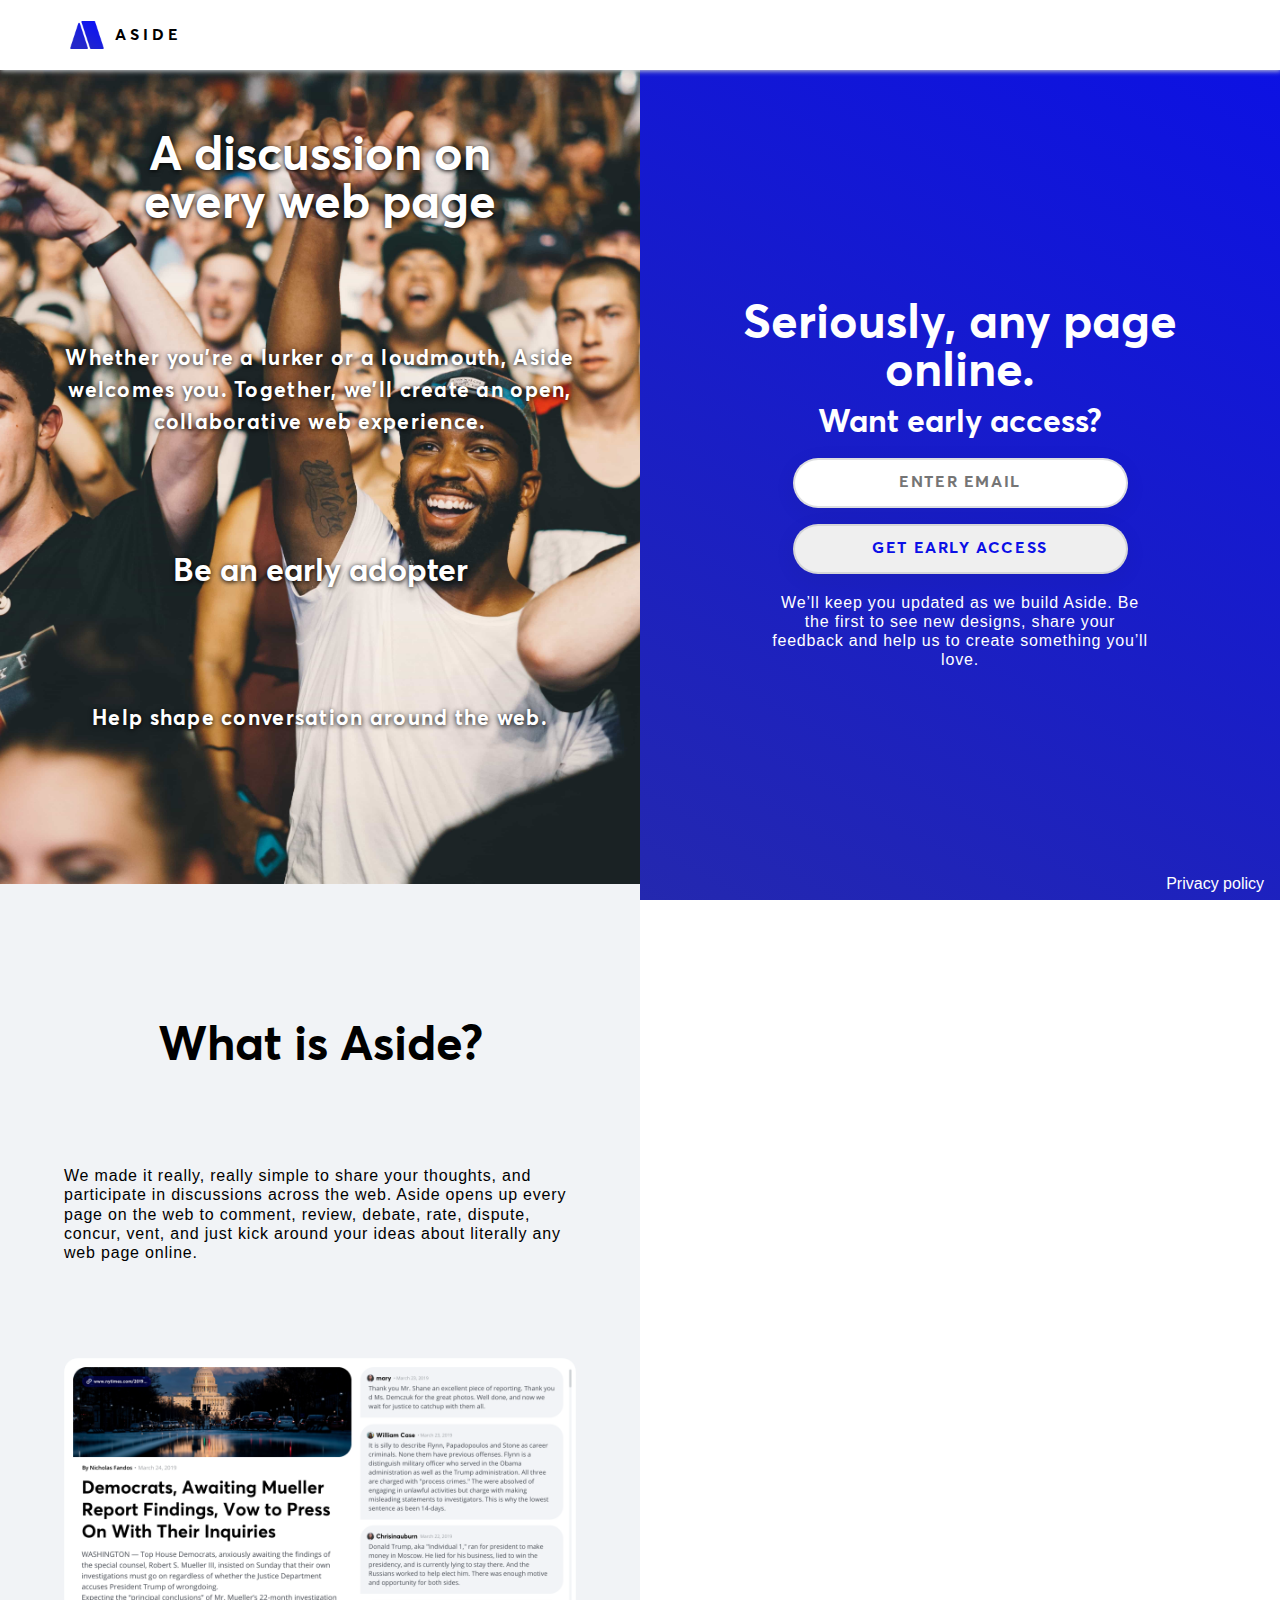
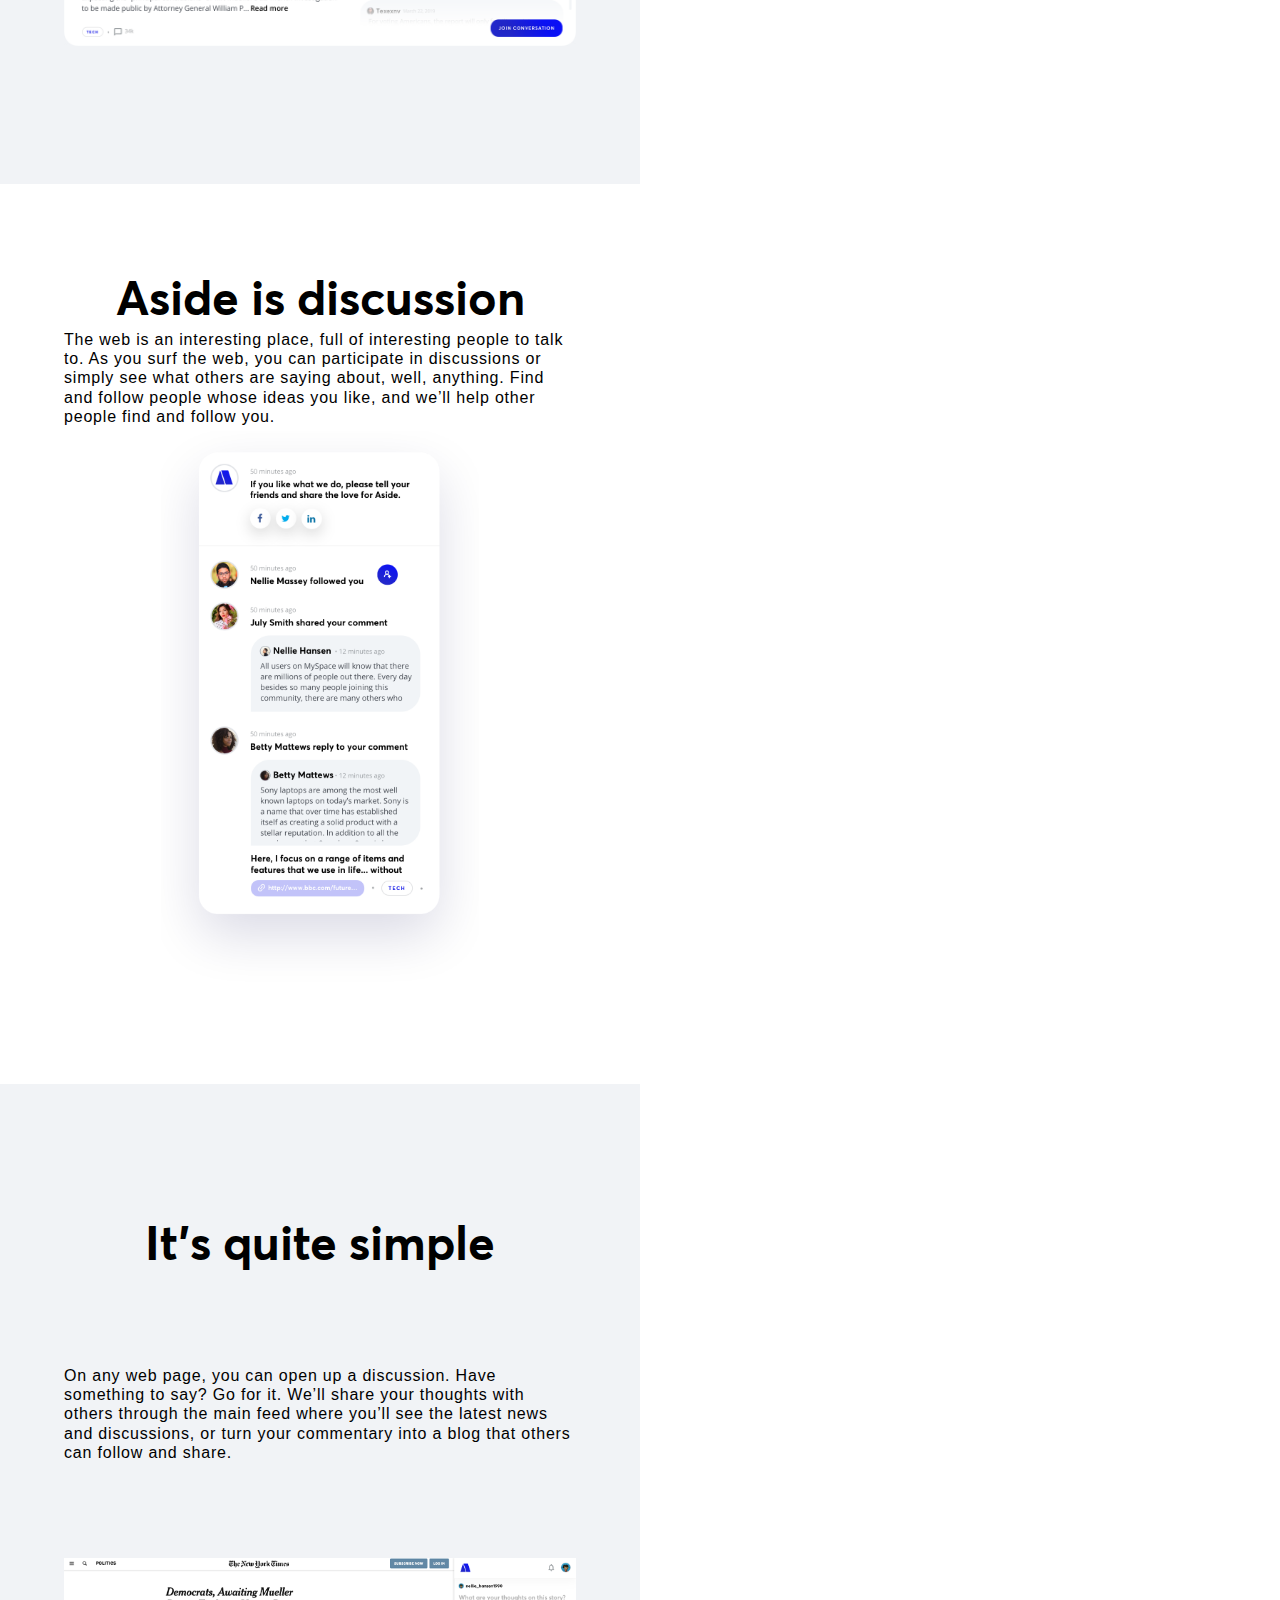
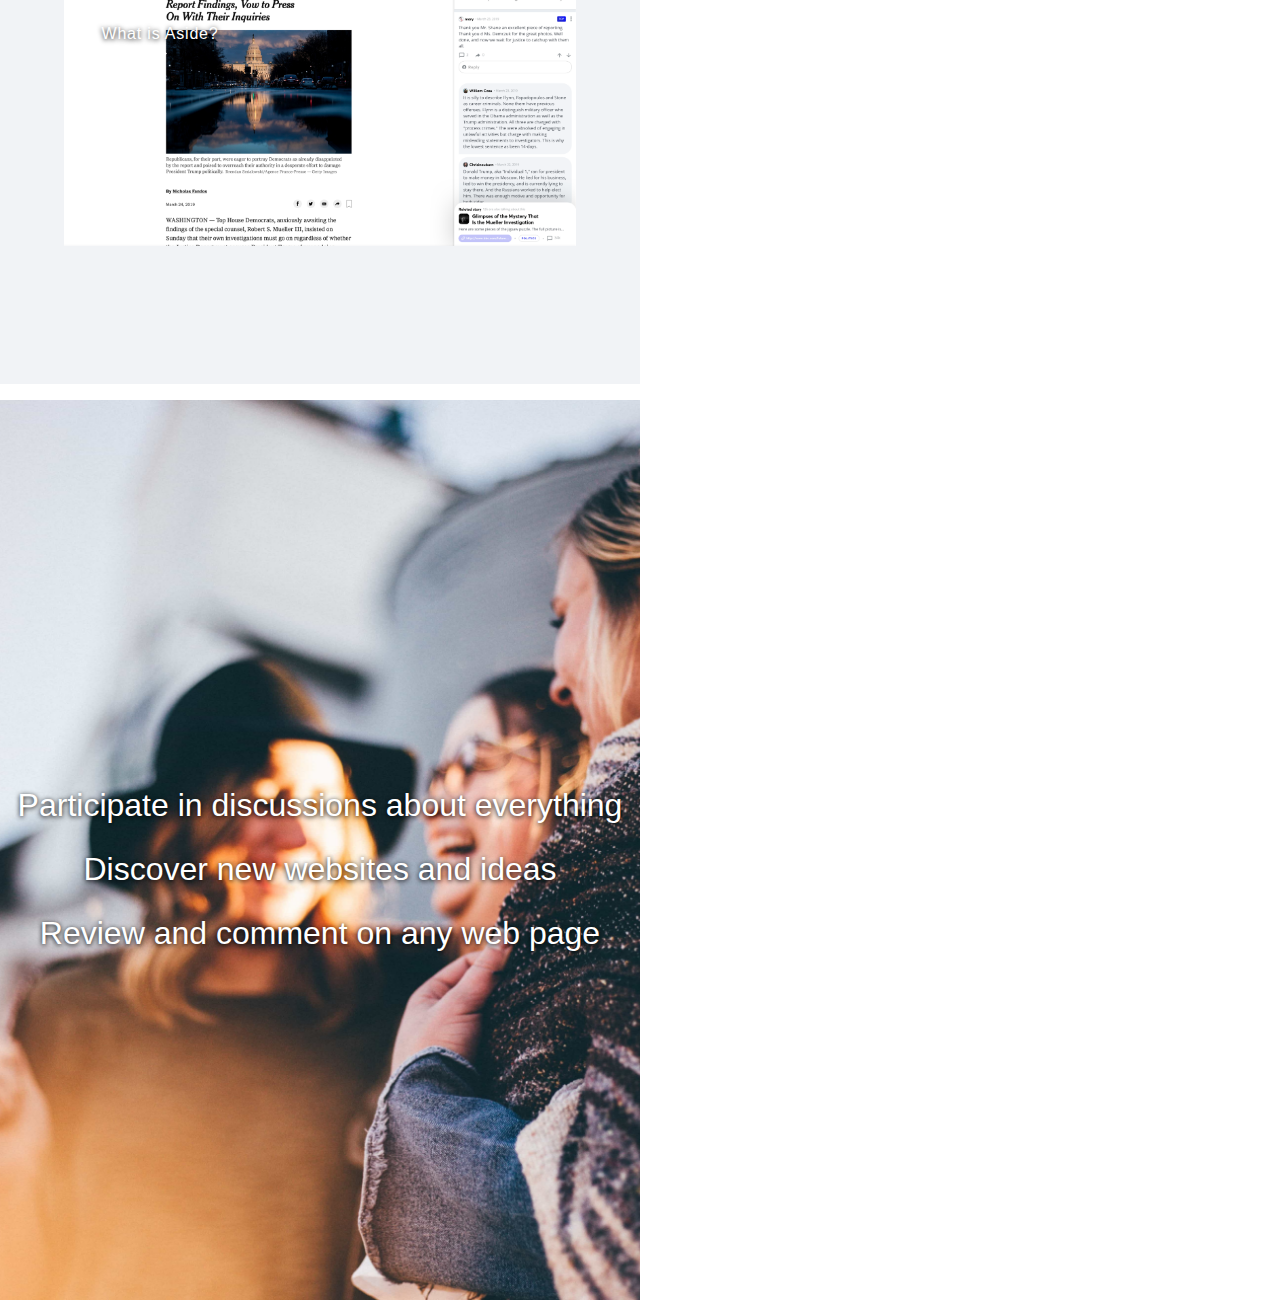
<file: index.html>
<!DOCTYPE html>
<html lang="en" dir="ltr">
  <head>
    <meta charset="utf-8">
    <title>Aside - A discussion on every web page</title>
    <link rel="shortcut icon" href="images/favicon.ico" type="image/x-icon">
    <link rel="icon" href="images/favicon.ico" type="image/x-icon">
    <meta name="viewport" content="width=device-width,initial-scale=1">
    <link rel="stylesheet" type="text/css" href="styles/reset.css">
    <link rel="stylesheet" type="text/css" href="styles/MyFontsWebfontsKit.css">
    <link rel="stylesheet" type="text/css" href="styles/styles.css">
    <link rel="stylesheet" type="text/css" href="styles/mobile.css">
    <script type="text/javascript" src="js/webform.js"></script>
    <!-- Global site tag (gtag.js) - Google Analytics -->
    <script async src="https://www.googletagmanager.com/gtag/js?id=UA-140091920-2"></script>
    <script>
    window.dataLayer = window.dataLayer || [];
    function gtag(){dataLayer.push(arguments);}
    gtag('js', new Date());

    gtag('config', 'UA-140091920-2');
  </script>
  </head>
  <body>

    <!-- Begin Header -->
    <header role="banner" role="presentation">
      <a href="index.html"><div id="banner">
          <img src="images/logo3x.png" alt="Aside logo">
          <span id="brandname" class="header_text">Aside</span>
      </div></a>
    </header>

    <!-- sign up section -->
    <section id="sign_up_section">
      <div class="content_area">
        <h1>Seriously, any page online.</h1>
        <h2>Want early access?</h2>
        <div class="form">
          <form id="ema_signup_form" target="_blank" action="https://madmimi.com/signups/subscribe/fa98b86854e9475b967671fcaaf3a3f4" accept-charset="UTF-8" method="post">
            <input name="utf8" type="hidden" value="✓"/>
            <div class="mimi_field required">
              <input id="signup_email" class="email_input" name="signup[email]" type="text" data-required-field="This field is required" placeholder="Enter Email"/>
            </div>
            <div style="background: white; font-size:1px; height: 0; overflow: hidden">
              <input type="text" name="da4ce665351cd19ea3d84e0f7b1cccae" style="font-size: 1px; width: 1px !important; height:1px !important; border:0 !important; line-height: 1px !important; padding: 0 0; min-height:1px !important;"/>
              <input class="checkbox" type="checkbox" name="beacon"/>
            </div>
            <div class="mimi_field">
              <input type="submit" class="submit" value="Get early access" id="webform_submit_button" data-default-text="Get early access" data-submitting-text="Sending..." data-invalid-text="↑ You forgot something" data-choose-list="↑ Choose a list" data-thanks="Thank you!"/>
            </div>
          </form>
        </div> <!-- End form div -->
        <p>We’ll keep you updated as we build Aside. Be the first to see new designs, share your feedback and help us to create something you’ll love.</p>
      </div> <!-- End content area div -->
      <div class="terms">
        <a href="legal/privacy.html">Privacy policy</a>
      </div>
    </section> <!-- End section -->

    <!-- About section -->

    <section id="more_details">

      <div id="early" class="details_container">
        <div class="text_area">
          <h1>A discussion on every web page</h1>
          <h3>Whether you’re a lurker or a loudmouth, Aside welcomes you. Together, we’ll create an open, collaborative web experience.</p>
          <h2>Be an early adopter</h2>
          <h3>Help shape conversation around the web.</p>
        </div>

        <div class="look_down">
          <p>What is Aside?</p>
          <p><i class="down"></i></p>
        </div>

      </div>

      <div id="what" class="details_container">
        <div class="text_area">
          <h1>What is Aside?</h1>
          <p>We made it really, really simple to share your thoughts, and participate in discussions across the web. Aside opens up every page on the web to comment, review, debate, rate, dispute, concur, vent, and just kick around your ideas about literally any web page online.</p>
          <img src="images/image1.png" alt="Screenshot of Aside">
        </div>
      </div>

      <div id="discussion" class="details_container">
        <div class="text_area">
          <h1>Aside is discussion</h1>
          <p>The web is an interesting place, full of interesting people to talk to. As you surf the web, you can participate in discussions or simply see what others are saying about, well, anything. <span class="desktop_only">Find and follow people whose ideas you like, and we’ll help other people find and follow you.<span></p>
          <img src="images/image3.png" alt="Screenshot of Aside">
        </div>
      </div>

      <div id="how" class="details_container">
        <div class="text_area">
          <h1>It's quite simple</h1>
          <p>On any web page, you can open up a discussion. Have something to say? Go for it. We’ll share your thoughts with others through the main feed where you’ll see the latest news and discussions, or turn your commentary into a blog that others can follow and share.</p>
          <img src="images/image2.png" alt="Screenshot of Aside">
        </div>
      </div>

    </section>

    <section id="about_section">
      <div id="benefits" class="content_area">
        <div class="prime_benefits">
          <ul>
            <li>Participate in discussions about everything</li>
            <li>Discover new websites and ideas</li>
            <li>Review and comment on any web page</li>
          </ul>
        </div>
      </div>
    </section> <!-- End About section -->

  </body>
</html>
</file>
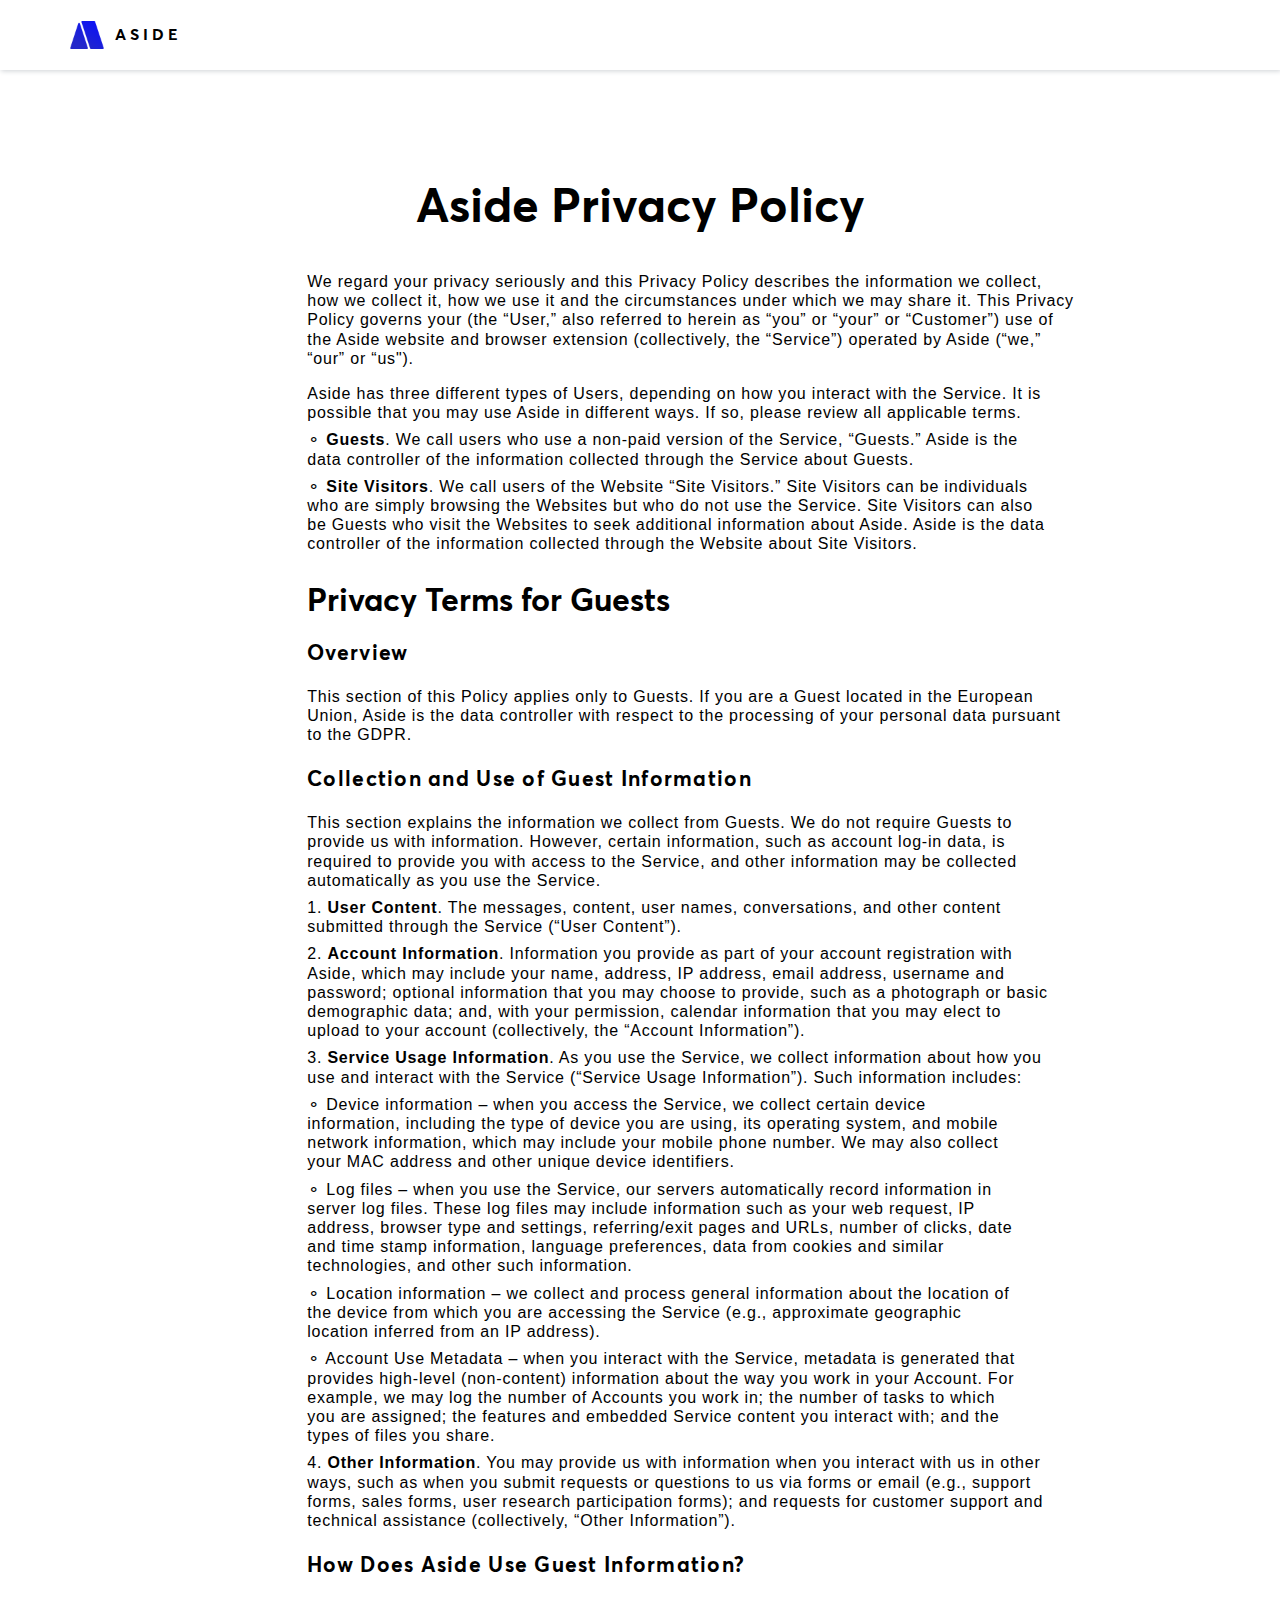
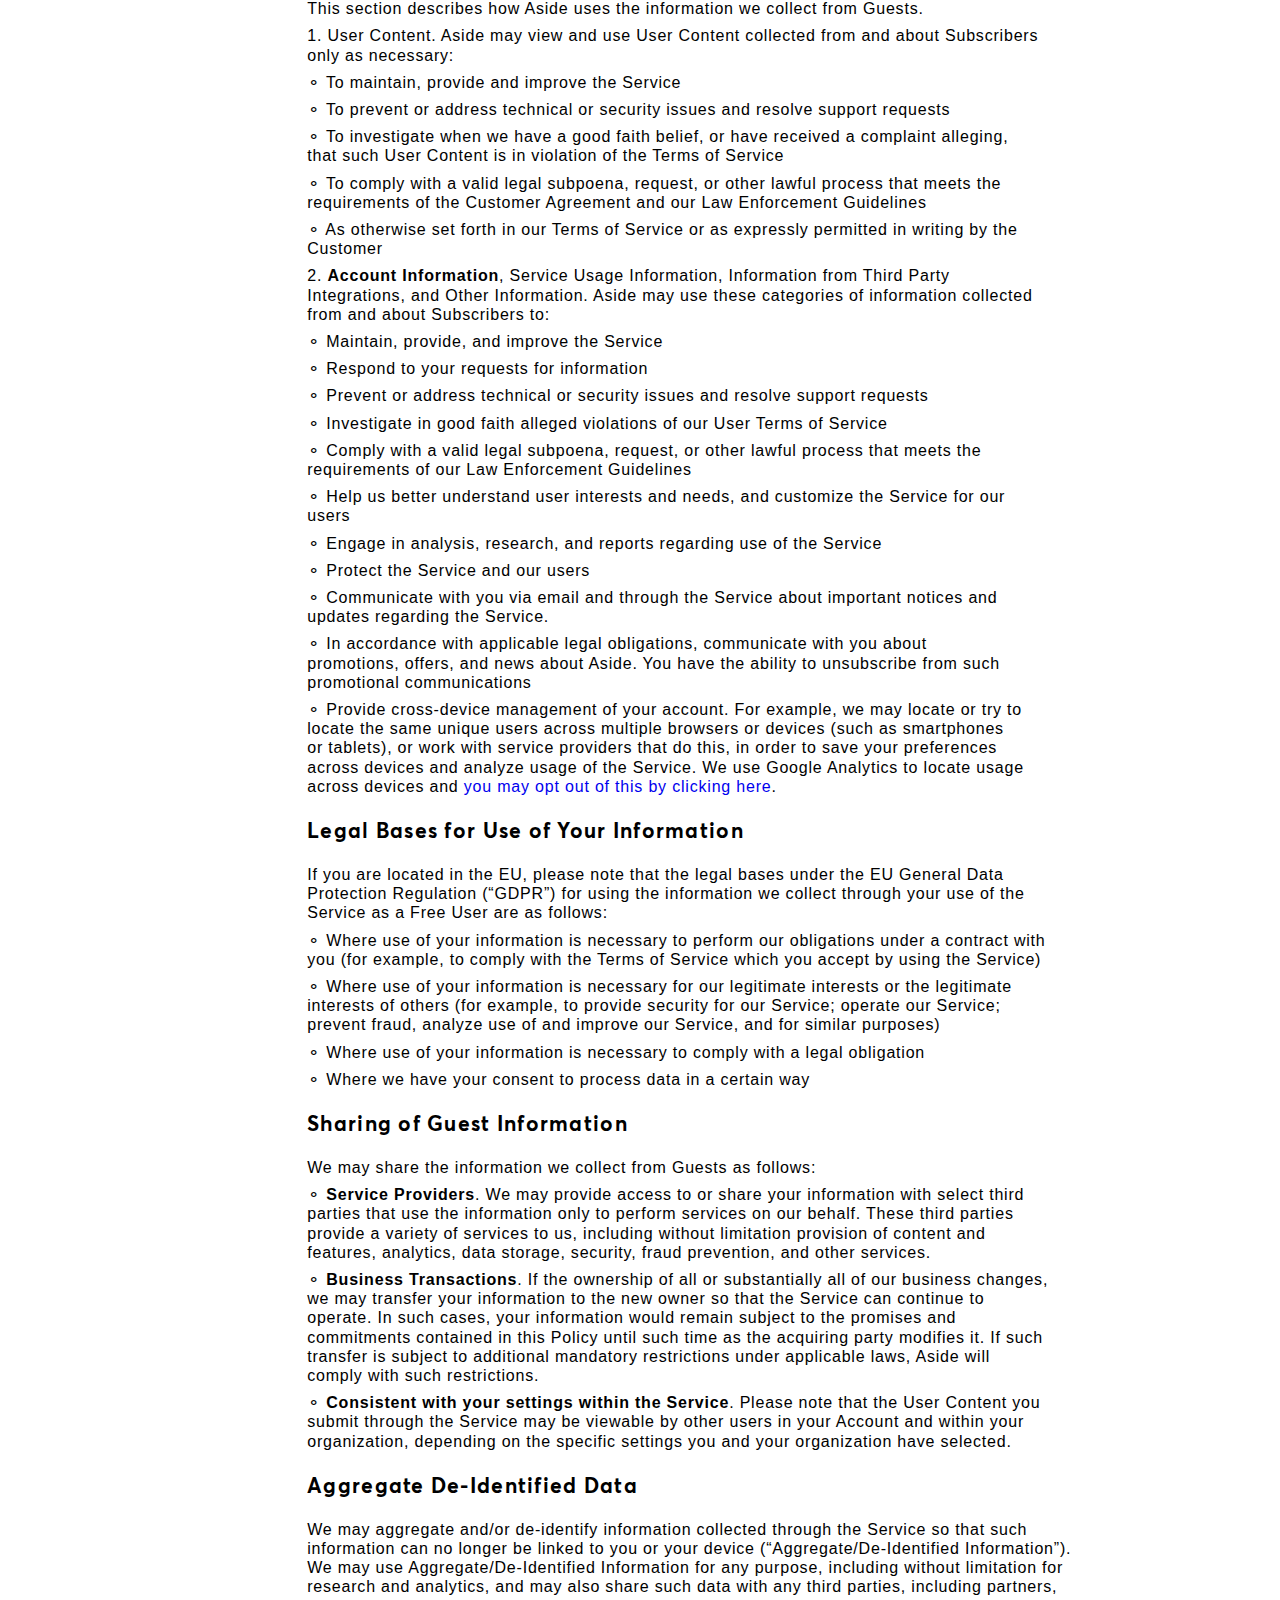
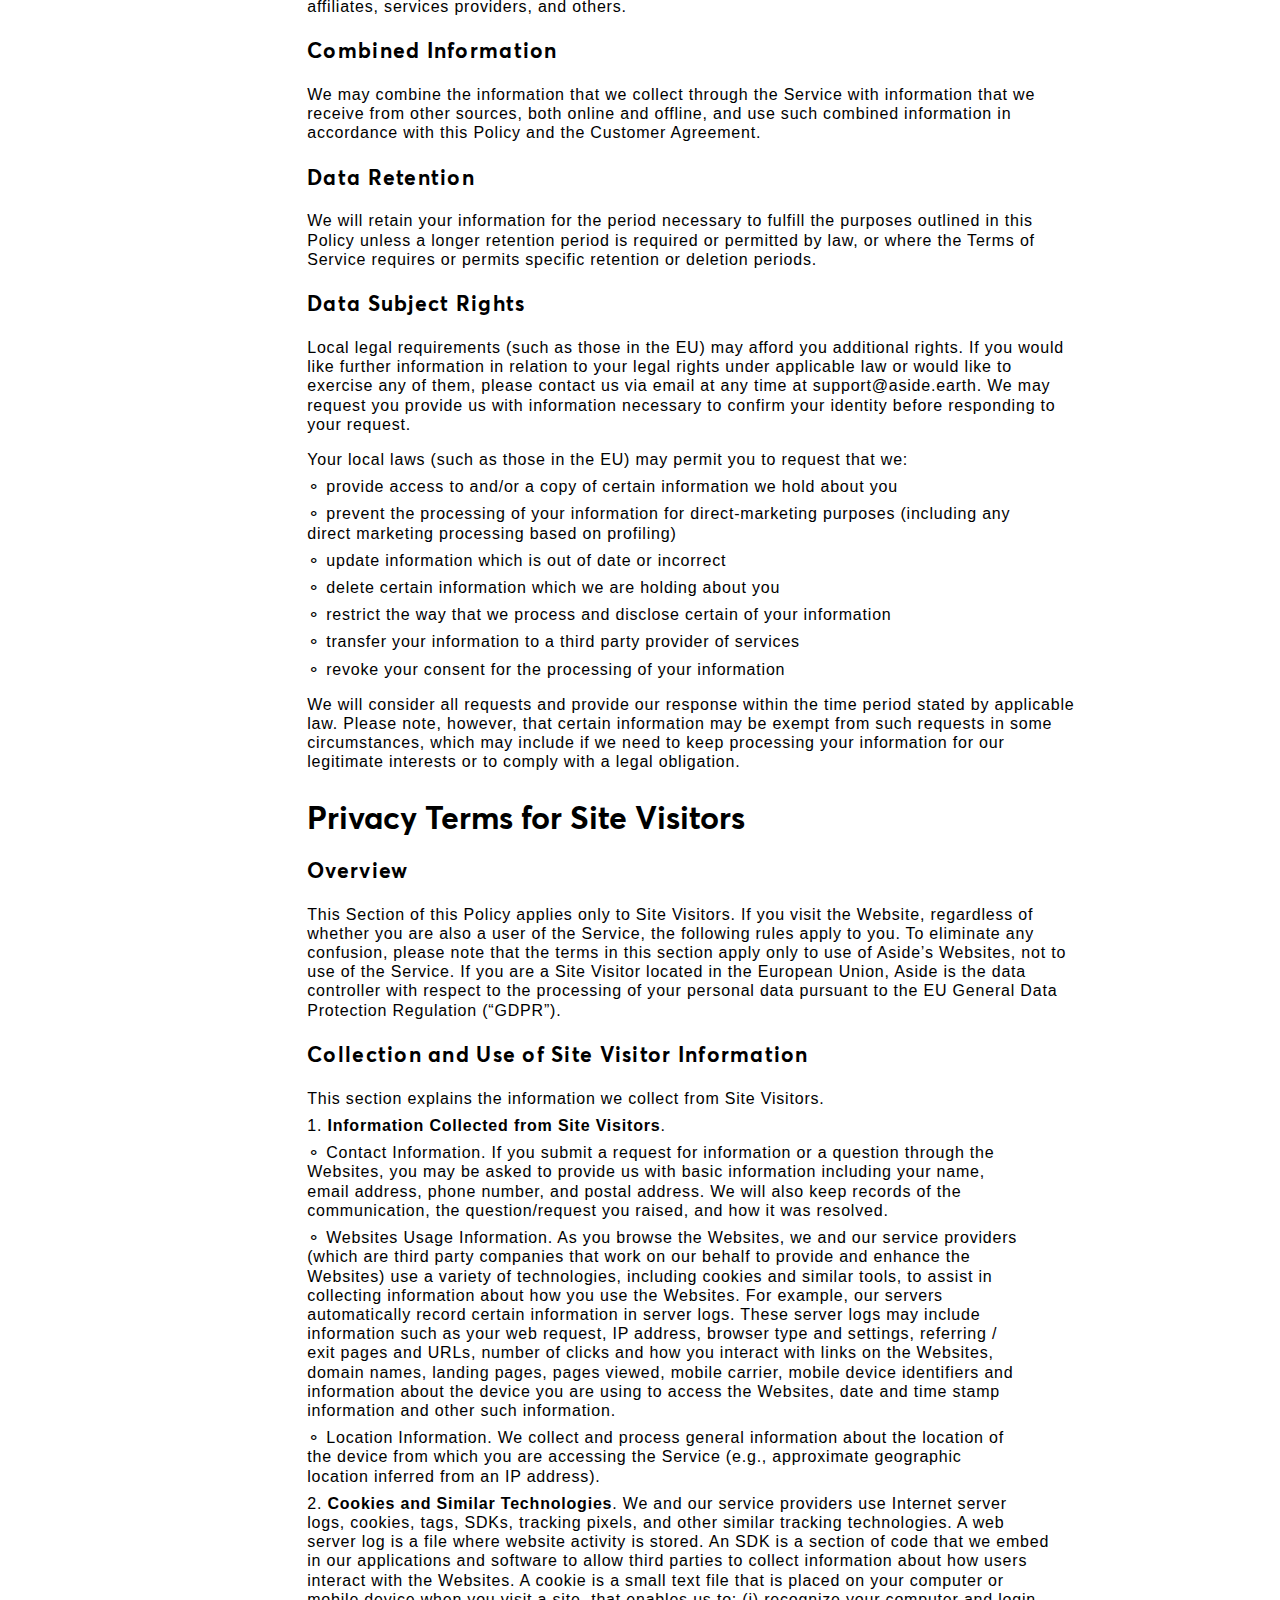
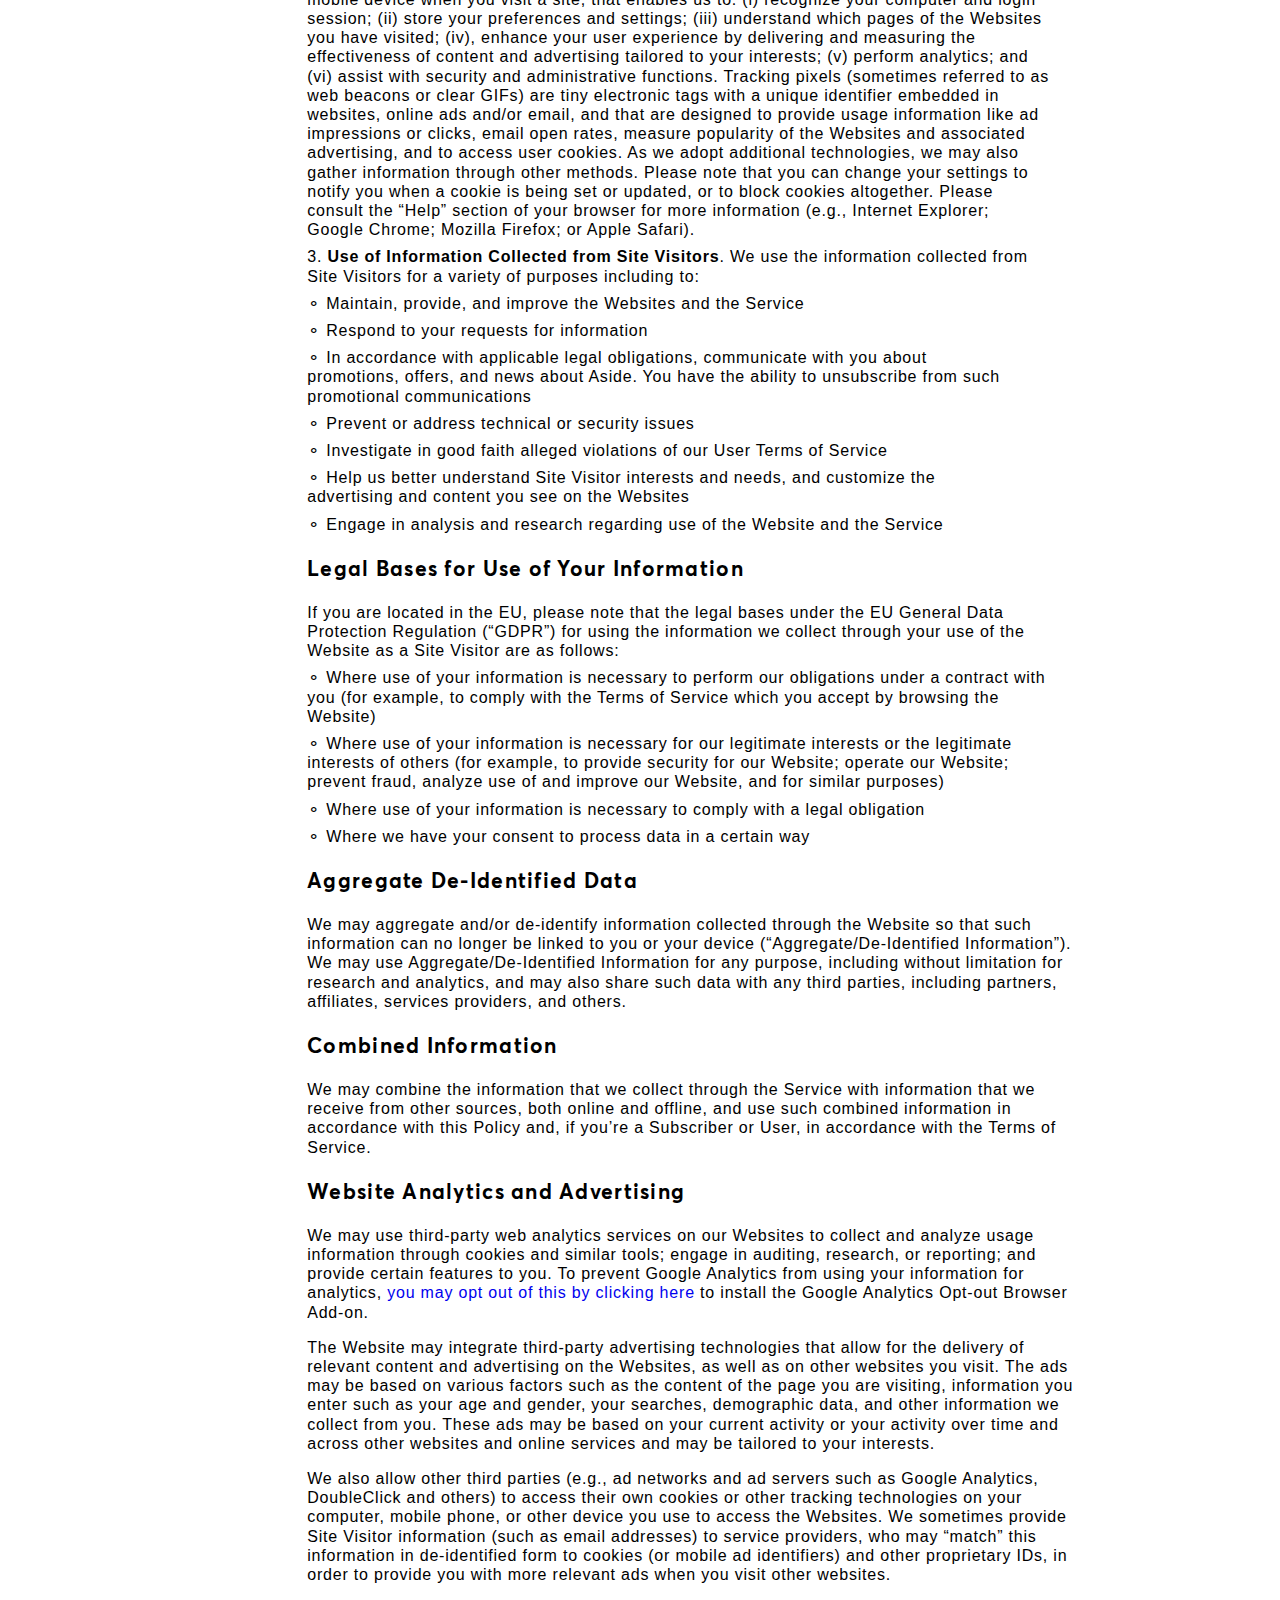
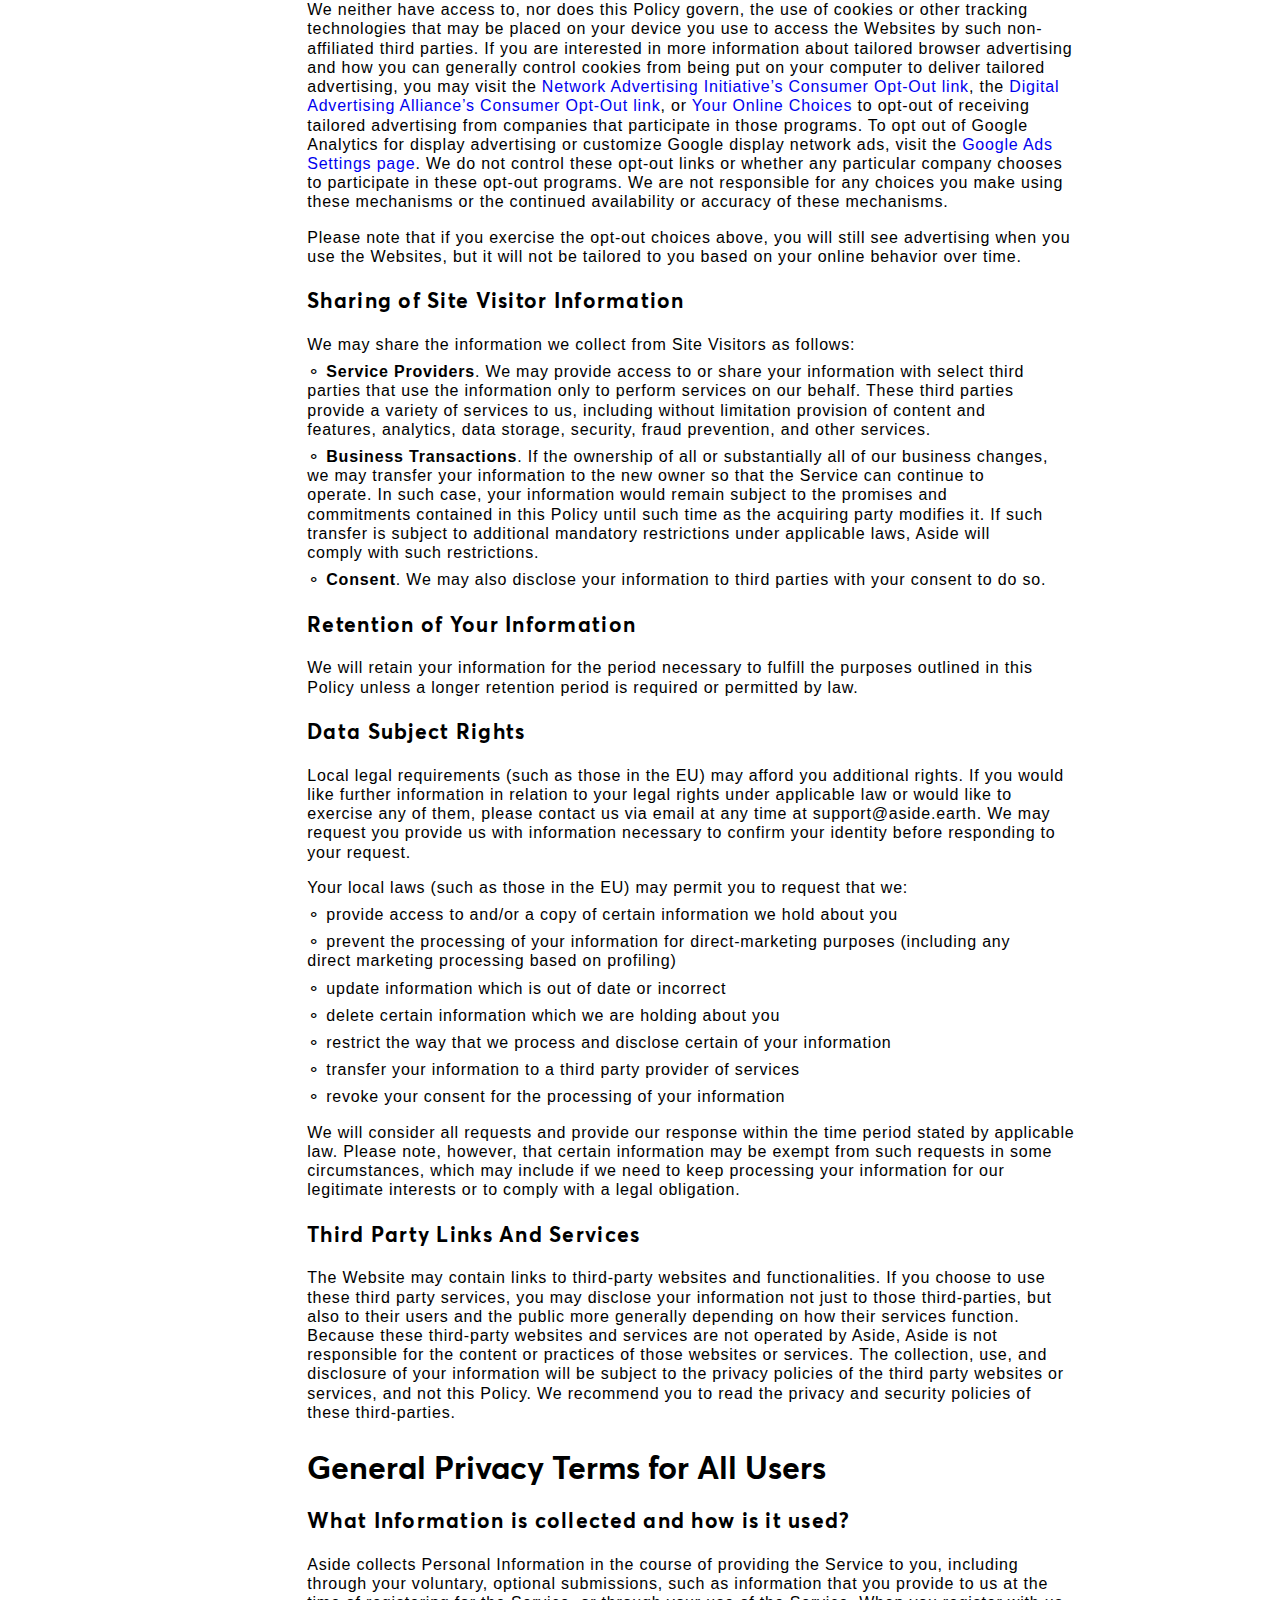
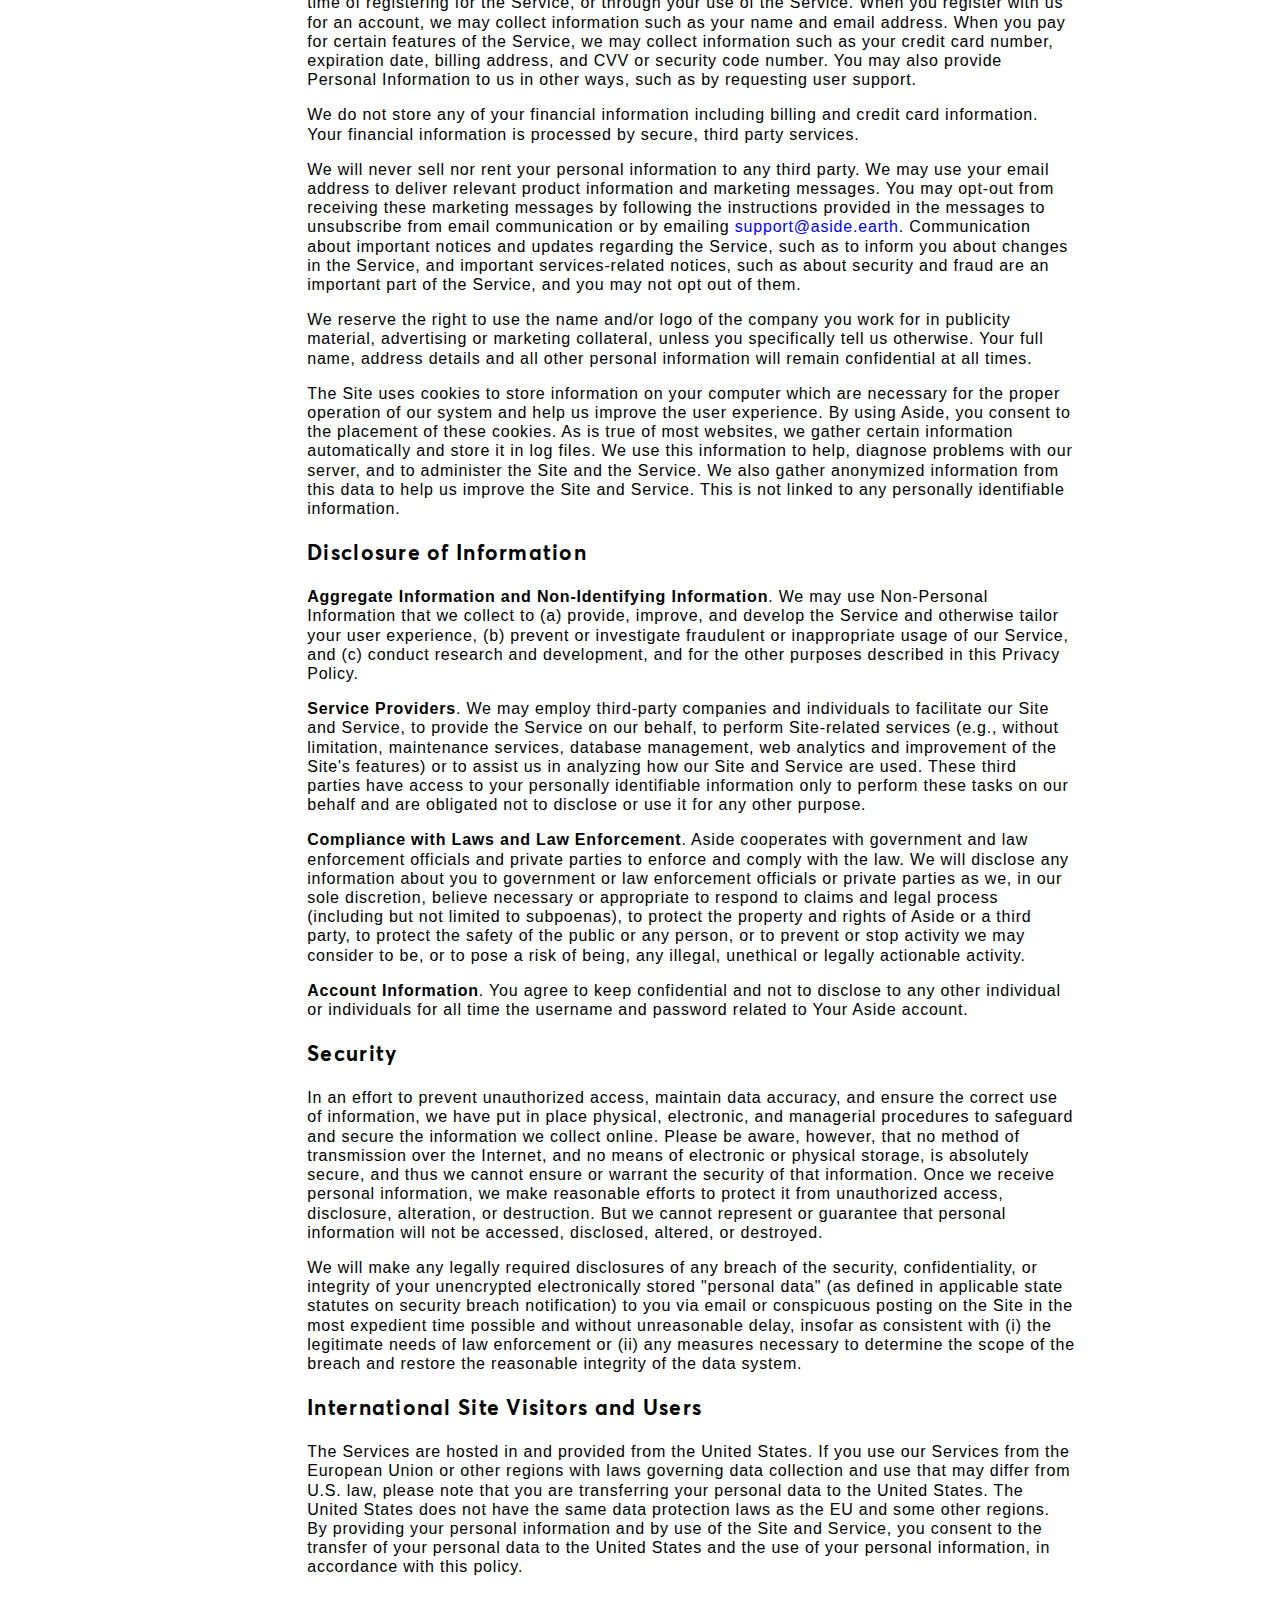
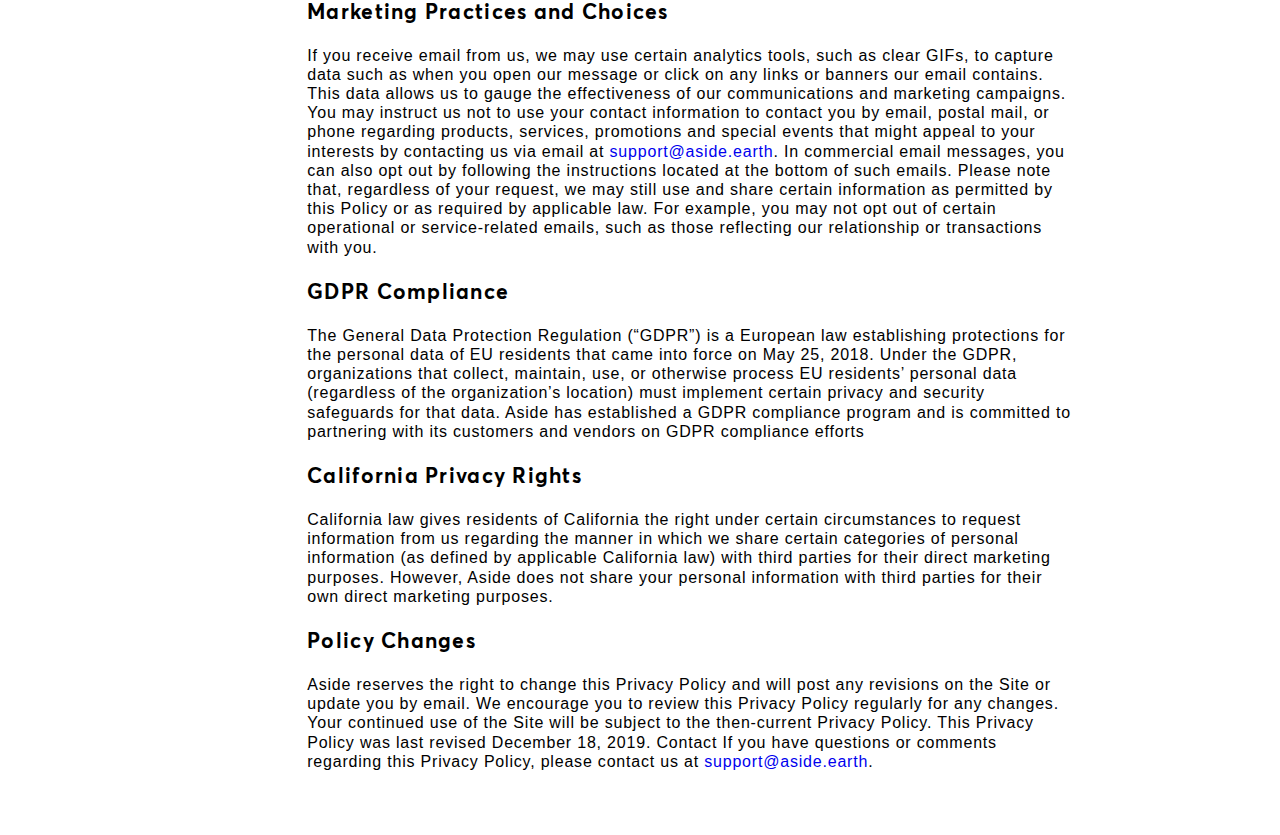
<file: legal/privacy.html>
<!DOCTYPE html>
<html lang="en" dir="ltr">
  <head>
    <meta charset="utf-8">
    <title>Aside - A discussion on every web page</title>
    <link rel="shortcut icon" href="../images/favicon.ico" type="image/x-icon">
    <link rel="icon" href="../images/favicon.ico" type="image/x-icon">
    <meta name="viewport" content="width=device-width,initial-scale=1">
    <link rel="stylesheet" type="text/css" href="../styles/reset.css">
    <link rel="stylesheet" type="text/css" href="../styles/MyFontsWebfontsKit.css">
    <link rel="stylesheet" type="text/css" href="../styles/styles.css">
    <link rel="stylesheet" type="text/css" href="../styles/mobile.css">
    <!-- Global site tag (gtag.js) - Google Analytics -->
    <script async src="https://www.googletagmanager.com/gtag/js?id=UA-140091920-2"></script>
    <script>
    window.dataLayer = window.dataLayer || [];
    function gtag(){dataLayer.push(arguments);}
    gtag('js', new Date());

    gtag('config', 'UA-140091920-2');
  </script>
  </head>
  <body>
    <!-- Begin Header -->
    <header role="banner" role="presentation">
      <a href="../index.html"><div id="banner">
          <img src="../images/logo3x.png" alt="Aside logo">
          <span id="brandname" class="header_text">Aside</span>
      </div></a>
    </header>

    <section id="legal" class="content_area">
      <h1>Aside Privacy Policy</h1>
      <p>We regard your privacy seriously and this Privacy Policy describes the information we collect, how we collect it, how we use it and the circumstances under which we may share it.
This Privacy Policy governs your (the “User,” also referred to herein as “you” or “your” or “Customer”) use of the Aside website and browser extension (collectively, the “Service”) operated by Aside (“we,” “our” or “us").</p>
      <p>Aside has three different types of Users, depending on how you interact with the Service. It is possible that you may use Aside in different ways. If so, please review all applicable terms.</p>
      <p class="bullet">&#9900; <span>Guests</span>. We call users who use a non-paid version of the Service, “Guests.” Aside is the data controller of the information collected through the Service about Guests.</p>
      <p class="bullet">&#9900; <span>Site Visitors</span>. We call users of the Website “Site Visitors.” Site Visitors can be individuals who are simply browsing the Websites but who do not use the Service. Site Visitors can also be Guests who visit the Websites to seek additional information about Aside. Aside is the data controller of the information collected through the Website about Site Visitors.</p>
      <h2>Privacy Terms for Guests</h2>
      <h3>Overview</h3>
      <p>This section of this Policy applies only to Guests. If you are a Guest located in the European Union, Aside is the data controller with respect to the processing of your personal data pursuant to the GDPR.</p>
      <h3>Collection and Use of Guest Information</h3>
      <p>This section explains the information we collect from Guests. We do not require Guests to provide us with information. However, certain information, such as account log-in data, is required to provide you with access to the Service, and other information may be collected automatically as you use the Service.</p>
      <p class="bullet">1. <span>User Content</span>. The messages, content, user names, conversations, and other content submitted through the Service (“User Content”).</p>
      <p class="bullet">2. <span>Account Information</span>. Information you provide as part of your account registration with Aside, which may include your name, address, IP address, email address, username and password; optional information that you may choose to provide, such as a photograph or basic demographic data; and, with your permission, calendar information that you may elect to upload to your account (collectively, the “Account Information”).</p>
      <p class="bullet">3. <span>Service Usage Information</span>. As you use the Service, we collect information about how you use and interact with the Service (“Service Usage Information”). Such information includes:</p>
      <p class="indentBullet">&#9900; Device information – when you access the Service, we collect certain device information, including the type of device you are using, its operating system, and mobile network information, which may include your mobile phone number. We may also collect your MAC address and other unique device identifiers.</p>
      <p class="indentBullet">&#9900; Log files – when you use the Service, our servers automatically record information in server log files. These log files may include information such as your web request, IP address, browser type and settings, referring/exit pages and URLs, number of clicks, date and time stamp information, language preferences, data from cookies and similar technologies, and other such information.</p>
      <p class="indentBullet">&#9900; Location information – we collect and process general information about the location of the device from which you are accessing the Service (e.g., approximate geographic location inferred from an IP address).</p>
      <p class="indentBullet">&#9900; Account Use Metadata – when you interact with the Service, metadata is generated that provides high-level (non-content) information about the way you work in your Account. For example, we may log the number of Accounts you work in; the number of tasks to which you are assigned; the features and embedded Service content you interact with; and the types of files you share.</p>
      <p class="bullet">4. <span>Other Information</span>. You may provide us with information when you interact with us in other ways, such as when you submit requests or questions to us via forms or email (e.g., support forms, sales forms, user research participation forms); and requests for customer support and technical assistance (collectively, “Other Information”).</p>
      <h3>How Does Aside Use Guest Information?</h3>
      <p>This section describes how Aside uses the information we collect from Guests.</p>
      <p class="bullet">1. User Content. Aside may view and use User Content collected from and about Subscribers only as necessary:</p>
      <p class="indentBullet">&#9900; To maintain, provide and improve the Service</p>
      <p class="indentBullet">&#9900; To prevent or address technical or security issues and resolve support requests</p>
      <p class="indentBullet">&#9900; To investigate when we have a good faith belief, or have received a complaint alleging, that such User Content is in violation of the Terms of Service</p>
      <p class="indentBullet">&#9900; To comply with a valid legal subpoena, request, or other lawful process that meets the requirements of the Customer Agreement and our Law Enforcement Guidelines</p>
      <p class="indentBullet">&#9900; As otherwise set forth in our Terms of Service or as expressly permitted in writing by the Customer</p>
      <p class="bullet">2. <span>Account Information</span>, Service Usage Information, Information from Third Party Integrations, and Other Information. Aside may use these categories of information collected from and about Subscribers to:</p>
      <p class="indentBullet">&#9900; Maintain, provide, and improve the Service</p>
      <p class="indentBullet">&#9900; Respond to your requests for information</p>
      <p class="indentBullet">&#9900; Prevent or address technical or security issues and resolve support requests</p>
      <p class="indentBullet">&#9900; Investigate in good faith alleged violations of our User Terms of Service</p>
      <p class="indentBullet">&#9900; Comply with a valid legal subpoena, request, or other lawful process that meets the requirements of our Law Enforcement Guidelines</p>
      <p class="indentBullet">&#9900; Help us better understand user interests and needs, and customize the Service for our users</p>
      <p class="indentBullet">&#9900; Engage in analysis, research, and reports regarding use of the Service</p>
      <p class="indentBullet">&#9900; Protect the Service and our users</p>
      <p class="indentBullet">&#9900; Communicate with you via email and through the Service about important notices and updates regarding the Service.</p>
      <p class="indentBullet">&#9900; In accordance with applicable legal obligations, communicate with you about promotions, offers, and news about Aside. You have the ability to unsubscribe from such promotional communications</p>
      <p class="indentBullet">&#9900; Provide cross-device management of your account. For example, we may locate or try to locate the same unique users across multiple browsers or devices (such as smartphones or tablets), or work with service providers that do this, in order to save your preferences across devices and analyze usage of the Service. We use Google Analytics to locate usage across devices and <a href="https://tools.google.com/dlpage/gaoptout">you may opt out of this by clicking here</a>.</p>
      <h3>Legal Bases for Use of Your Information</h3>
      <p>If you are located in the EU, please note that the legal bases under the EU General Data Protection Regulation (“GDPR”) for using the information we collect through your use of the Service as a Free User are as follows:</p>
      <p class="bullet">&#9900; Where use of your information is necessary to perform our obligations under a contract with you (for example, to comply with the Terms of Service which you accept by using the Service)</p>
      <p class="bullet">&#9900; Where use of your information is necessary for our legitimate interests or the legitimate interests of others (for example, to provide security for our Service; operate our Service; prevent fraud, analyze use of and improve our Service, and for similar purposes)</p>
      <p class="bullet">&#9900; Where use of your information is necessary to comply with a legal obligation</p>
      <p class="bullet">&#9900; Where we have your consent to process data in a certain way</p>
      <h3>Sharing of Guest Information</h3>
      <p>We may share the information we collect from Guests as follows:</p>
      <p class="bullet">&#9900; <span>Service Providers</span>. We may provide access to or share your information with select third parties that use the information only to perform services on our behalf. These third parties provide a variety of services to us, including without limitation provision of content and features, analytics, data storage, security, fraud prevention, and other services.</p>
      <p class="bullet">&#9900; <span>Business Transactions</span>. If the ownership of all or substantially all of our business changes, we may transfer your information to the new owner so that the Service can continue to operate. In such cases, your information would remain subject to the promises and commitments contained in this Policy until such time as the acquiring party modifies it. If such transfer is subject to additional mandatory restrictions under applicable laws, Aside will comply with such restrictions.</p>
      <p class="bullet">&#9900; <span>Consistent with your settings within the Service</span>. Please note that the User Content you submit through the Service may be viewable by other users in your Account and within your organization, depending on the specific settings you and your organization have selected.</p>
      <h3>Aggregate De-Identified Data</h3>
      <p>We may aggregate and/or de-identify information collected through the Service so that such information can no longer be linked to you or your device (“Aggregate/De-Identified Information”). We may use Aggregate/De-Identified Information for any purpose, including without limitation for research and analytics, and may also share such data with any third parties, including partners, affiliates, services providers, and others.</p>
      <h3>Combined Information</h3>
      <p>We may combine the information that we collect through the Service with information that we receive from other sources, both online and offline, and use such combined information in accordance with this Policy and the Customer Agreement.</p>
      <h3>Data Retention</h3>
      <p>We will retain your information for the period necessary to fulfill the purposes outlined in this Policy unless a longer retention period is required or permitted by law, or where the Terms of Service requires or permits specific retention or deletion periods.</p>
      <h3>Data Subject Rights</h3>
      <p>Local legal requirements (such as those in the EU) may afford you additional rights. If you would like further information in relation to your legal rights under applicable law or would like to exercise any of them, please contact us via email at any time at support@aside.earth. We may request you provide us with information necessary to confirm your identity before responding to your request.</p>
      <p>Your local laws (such as those in the EU) may permit you to request that we:</p>
      <p class="bullet">&#9900; provide access to and/or a copy of certain information we hold about you</p>
      <p class="bullet">&#9900; prevent the processing of your information for direct-marketing purposes (including any direct marketing processing based on profiling)</p>
      <p class="bullet">&#9900; update information which is out of date or incorrect</p>
      <p class="bullet">&#9900; delete certain information which we are holding about you</p>
      <p class="bullet">&#9900; restrict the way that we process and disclose certain of your information</p>
      <p class="bullet">&#9900; transfer your information to a third party provider of services</p>
      <p class="bullet">&#9900; revoke your consent for the processing of your information</p>
      <p>We will consider all requests and provide our response within the time period stated by applicable law. Please note, however, that certain information may be exempt from such requests in some circumstances, which may include if we need to keep processing your information for our legitimate interests or to comply with a legal obligation.</p>
      <h2>Privacy Terms for Site Visitors</h2>
      <h3>Overview</h3>
      <p>This Section of this Policy applies only to Site Visitors. If you visit the Website, regardless of whether you are also a user of the Service, the following rules apply to you. To eliminate any confusion, please note that the terms in this section apply only to use of Aside’s Websites, not to use of the Service. If you are a Site Visitor located in the European Union, Aside is the data controller with respect to the processing of your personal data pursuant to the EU General Data Protection Regulation (“GDPR”).</p>
      <h3>Collection and Use of Site Visitor Information</h3>
      <p>This section explains the information we collect from Site Visitors.</p>
      <p class="bullet">1. <span>Information Collected from Site Visitors</span>.</p>
      <p class="indentBullet">&#9900; Contact Information. If you submit a request for information or a question through the Websites, you may be asked to provide us with basic information including your name, email address, phone number, and postal address. We will also keep records of the communication, the question/request you raised, and how it was resolved.</p>
      <p class="indentBullet">&#9900; Websites Usage Information. As you browse the Websites, we and our service providers (which are third party companies that work on our behalf to provide and enhance the Websites) use a variety of technologies, including cookies and similar tools, to assist in collecting information about how you use the Websites. For example, our servers automatically record certain information in server logs. These server logs may include information such as your web request, IP address, browser type and settings, referring / exit pages and URLs, number of clicks and how you interact with links on the Websites, domain names, landing pages, pages viewed, mobile carrier, mobile device identifiers and information about the device you are using to access the Websites, date and time stamp information and other such information.</p>
      <p class="indentBullet">&#9900; Location Information. We collect and process general information about the location of the device from which you are accessing the Service (e.g., approximate geographic location inferred from an IP address).</p>
      <p class="bullet">2. <span>Cookies and Similar Technologies</span>. We and our service providers use Internet server logs, cookies, tags, SDKs, tracking pixels, and other similar tracking technologies. A web server log is a file where website activity is stored. An SDK is a section of code that we embed in our applications and software to allow third parties to collect information about how users interact with the Websites. A cookie is a small text file that is placed on your computer or mobile device when you visit a site, that enables us to: (i) recognize your computer and login session; (ii) store your preferences and settings; (iii) understand which pages of the Websites you have visited; (iv), enhance your user experience by delivering and measuring the effectiveness of content and advertising tailored to your interests; (v) perform analytics; and (vi) assist with security and administrative functions. Tracking pixels (sometimes referred to as web beacons or clear GIFs) are tiny electronic tags with a unique identifier embedded in websites, online ads and/or email, and that are designed to provide usage information like ad impressions or clicks, email open rates, measure popularity of the Websites and associated advertising, and to access user cookies. As we adopt additional technologies, we may also gather information through other methods. Please note that you can change your settings to notify you when a cookie is being set or updated, or to block cookies altogether. Please consult the “Help” section of your browser for more information (e.g., Internet Explorer; Google Chrome; Mozilla Firefox; or Apple Safari).</p>
      <p class="bullet">3. <span>Use of Information Collected from Site Visitors</span>. We use the information collected from Site Visitors for a variety of purposes including to:</p>
      <p class="indentBullet">&#9900; Maintain, provide, and improve the Websites and the Service</p>
      <p class="indentBullet">&#9900; Respond to your requests for information</p>
      <p class="indentBullet">&#9900; In accordance with applicable legal obligations, communicate with you about promotions, offers, and news about Aside. You have the ability to unsubscribe from such promotional communications</p>
      <p class="indentBullet">&#9900; Prevent or address technical or security issues</p>
      <p class="indentBullet">&#9900; Investigate in good faith alleged violations of our User Terms of Service</p>
      <p class="indentBullet">&#9900; Help us better understand Site Visitor interests and needs, and customize the advertising and content you see on the Websites</p>
      <p class="indentBullet">&#9900; Engage in analysis and research regarding use of the Website and the Service</p>
      <h3>Legal Bases for Use of Your Information</h3>
      <p>If you are located in the EU, please note that the legal bases under the EU General Data Protection Regulation (“GDPR”) for using the information we collect through your use of the Website as a Site Visitor are as follows:</p>
      <p class="bullet">&#9900; Where use of your information is necessary to perform our obligations under a contract with you (for example, to comply with the Terms of Service which you accept by browsing the Website)</p>
      <p class="bullet">&#9900; Where use of your information is necessary for our legitimate interests or the legitimate interests of others (for example, to provide security for our Website; operate our Website; prevent fraud, analyze use of and improve our Website, and for similar purposes)</p>
      <p class="bullet">&#9900; Where use of your information is necessary to comply with a legal obligation</p>
      <p class="bullet">&#9900; Where we have your consent to process data in a certain way</p>
      <h3>Aggregate De-Identified Data</h3>
      <p>We may aggregate and/or de-identify information collected through the Website so that such information can no longer be linked to you or your device (“Aggregate/De-Identified Information”). We may use Aggregate/De-Identified Information for any purpose, including without limitation for research and analytics, and may also share such data with any third parties, including partners, affiliates, services providers, and others.</p>
      <h3>Combined Information</h3>
      <p>We may combine the information that we collect through the Service with information that we receive from other sources, both online and offline, and use such combined information in accordance with this Policy and, if you’re a Subscriber or User, in accordance with the Terms of Service.</p>
      <h3>Website Analytics and Advertising</h3>
      <p>We may use third-party web analytics services on our Websites to collect and analyze usage information through cookies and similar tools; engage in auditing, research, or reporting; and provide certain features to you. To prevent Google Analytics from using your information for analytics, <a href="https://tools.google.com/dlpage/gaoptout">you may opt out of this by clicking here</a> to install the Google Analytics Opt-out Browser Add-on.</p>
      <p>The Website may integrate third-party advertising technologies that allow for the delivery of relevant content and advertising on the Websites, as well as on other websites you visit. The ads may be based on various factors such as the content of the page you are visiting, information you enter such as your age and gender, your searches, demographic data, and other information we collect from you. These ads may be based on your current activity or your activity over time and across other websites and online services and may be tailored to your interests.</p>
      <p>We also allow other third parties (e.g., ad networks and ad servers such as Google Analytics, DoubleClick and others) to access their own cookies or other tracking technologies on your computer, mobile phone, or other device you use to access the Websites. We sometimes provide Site Visitor information (such as email addresses) to service providers, who may “match” this information in de-identified form to cookies (or mobile ad identifiers) and other proprietary IDs, in order to provide you with more relevant ads when you visit other websites.</p>
      <p>We neither have access to, nor does this Policy govern, the use of cookies or other tracking technologies that may be placed on your device you use to access the Websites by such non-affiliated third parties. If you are interested in more information about tailored browser advertising and how you can generally control cookies from being put on your computer to deliver tailored advertising, you may visit the <a href="http://optout.networkadvertising.org/">Network Advertising Initiative’s Consumer Opt-Out link</a>, the <a href="http://optout.aboutads.info/">Digital Advertising Alliance’s Consumer Opt-Out link</a>, or <a href="http://www.youronlinechoices.eu/">Your Online Choices</a> to opt-out of receiving tailored advertising from companies that participate in those programs. To opt out of Google Analytics for display advertising or customize Google display network ads, visit the <a href="https://adssettings.google.com/authenticated">Google Ads Settings page</a>. We do not control these opt-out links or whether any particular company chooses to participate in these opt-out programs. We are not responsible for any choices you make using these mechanisms or the continued availability or accuracy of these mechanisms.</p>
      <p>Please note that if you exercise the opt-out choices above, you will still see advertising when you use the Websites, but it will not be tailored to you based on your online behavior over time.</p>
      <h3>Sharing of Site Visitor Information</h3>
      <p>We may share the information we collect from Site Visitors as follows:</p>
      <p class="bullet">&#9900; <span>Service Providers</span>. We may provide access to or share your information with select third parties that use the information only to perform services on our behalf. These third parties provide a variety of services to us, including without limitation provision of content and features, analytics, data storage, security, fraud prevention, and other services.</p>
      <p class="bullet">&#9900; <span>Business Transactions</span>. If the ownership of all or substantially all of our business changes, we may transfer your information to the new owner so that the Service can continue to operate. In such case, your information would remain subject to the promises and commitments contained in this Policy until such time as the acquiring party modifies it. If such transfer is subject to additional mandatory restrictions under applicable laws, Aside will comply with such restrictions.</p>
      <p class="bullet">&#9900; <span>Consent</span>. We may also disclose your information to third parties with your consent to do so.</p>
      <h3>Retention of Your Information</h3>
      <p>We will retain your information for the period necessary to fulfill the purposes outlined in this Policy unless a longer retention period is required or permitted by law.</p>
      <h3>Data Subject Rights</h3>
      <p>Local legal requirements (such as those in the EU) may afford you additional rights. If you would like further information in relation to your legal rights under applicable law or would like to exercise any of them, please contact us via email at any time at support@aside.earth. We may request you provide us with information necessary to confirm your identity before responding to your request.</p>
      <p>Your local laws (such as those in the EU) may permit you to request that we:</p>
      <p class="bullet">&#9900; provide access to and/or a copy of certain information we hold about you</p>
      <p class="bullet">&#9900; prevent the processing of your information for direct-marketing purposes (including any direct marketing processing based on profiling)</p>
      <p class="bullet">&#9900; update information which is out of date or incorrect</p>
      <p class="bullet">&#9900; delete certain information which we are holding about you</p>
      <p class="bullet">&#9900; restrict the way that we process and disclose certain of your information</p>
      <p class="bullet">&#9900; transfer your information to a third party provider of services</p>
      <p class="bullet">&#9900; revoke your consent for the processing of your information</p>
      <p>We will consider all requests and provide our response within the time period stated by applicable law. Please note, however, that certain information may be exempt from such requests in some circumstances, which may include if we need to keep processing your information for our legitimate interests or to comply with a legal obligation.</p>
      <h3>Third Party Links And Services</h3>
      <p>The Website may contain links to third-party websites and functionalities. If you choose to use these third party services, you may disclose your information not just to those third-parties, but also to their users and the public more generally depending on how their services function. Because these third-party websites and services are not operated by Aside, Aside is not responsible for the content or practices of those websites or services. The collection, use, and disclosure of your information will be subject to the privacy policies of the third party websites or services, and not this Policy. We recommend you to read the privacy and security policies of these third-parties.</p>
      <h2>General Privacy Terms for All Users</h2>
      <h3>What Information is collected and how is it used?</h3>
      <p>Aside collects Personal Information in the course of providing the Service to you, including through your voluntary, optional submissions, such as information that you provide to us at the time of registering for the Service, or through your use of the Service. When you register with us for an account, we may collect information such as your name and email address. When you pay for certain features of the Service, we may collect information such as your credit card number, expiration date, billing address, and CVV or security code number. You may also provide Personal Information to us in other ways, such as by requesting user support.</p>
      <p>We do not store any of your financial information including billing and credit card information. Your financial information is processed by secure, third party services.</p>
      <p>We will never sell nor rent your personal information to any third party. We may use your email address to deliver relevant product information and marketing messages. You may opt-out from receiving these marketing messages by following the instructions provided in the messages to unsubscribe from email communication or by emailing <a href="mailto:support@aside.earth">support@aside.earth</a>. Communication about important notices and updates regarding the Service, such as to inform you about changes in the Service, and important services-related notices, such as about security and fraud are an important part of the Service, and you may not opt out of them.</p>
      <p>We reserve the right to use the name and/or logo of the company you work for in publicity material, advertising or marketing collateral, unless you specifically tell us otherwise. Your full name, address details and all other personal information will remain confidential at all times.</p>
      <p>The Site uses cookies to store information on your computer which are necessary for the proper operation of our system and help us improve the user experience. By using Aside, you consent to the placement of these cookies. As is true of most websites, we gather certain information automatically and store it in log files. We use this information to help, diagnose problems with our server, and to administer the Site and the Service. We also gather anonymized information from this data to help us improve the Site and Service. This is not linked to any personally identifiable information.</p>
      <h3>Disclosure of Information</h3>
      <p><span class="bold">Aggregate Information and Non-Identifying Information</span>. We may use Non-Personal Information that we collect to (a) provide, improve, and develop the Service and otherwise tailor your user experience, (b) prevent or investigate fraudulent or inappropriate usage of our Service, and (c) conduct research and development, and for the other purposes described in this Privacy Policy.</p>

      <p><span class="bold">Service Providers</span>. We may employ third-party companies and individuals to facilitate our Site and Service, to provide the Service on our behalf, to perform Site-related services (e.g., without limitation, maintenance services, database management, web analytics and improvement of the Site's features) or to assist us in analyzing how our Site and Service are used. These third parties have access to your personally identifiable information only to perform these tasks on our behalf and are obligated not to disclose or use it for any other purpose.</p>

      <p><span class="bold">Compliance with Laws and Law Enforcement</span>. Aside cooperates with government and law enforcement officials and private parties to enforce and comply with the law. We will disclose any information about you to government or law enforcement officials or private parties as we, in our sole discretion, believe necessary or appropriate to respond to claims and legal process (including but not limited to subpoenas), to protect the property and rights of Aside or a third party, to protect the safety of the public or any person, or to prevent or stop activity we may consider to be, or to pose a risk of being, any illegal, unethical or legally actionable activity.</p>

      <p><span class="bold">Account Information</span>. You agree to keep confidential and not to disclose to any other individual or individuals for all time the username and password related to Your Aside account.</p>
      <h3>Security</h3>
      <p>In an effort to prevent unauthorized access, maintain data accuracy, and ensure the correct use of information, we have put in place physical, electronic, and managerial procedures to safeguard and secure the information we collect online. Please be aware, however, that no method of transmission over the Internet, and no means of electronic or physical storage, is absolutely secure, and thus we cannot ensure or warrant the security of that information. Once we receive personal information, we make reasonable efforts to protect it from unauthorized access, disclosure, alteration, or destruction. But we cannot represent or guarantee that personal information will not be accessed, disclosed, altered, or destroyed.</p>

      <p>We will make any legally required disclosures of any breach of the security, confidentiality, or integrity of your unencrypted electronically stored "personal data" (as defined in applicable state statutes on security breach notification) to you via email or conspicuous posting on the Site in the most expedient time possible and without unreasonable delay, insofar as consistent with (i) the legitimate needs of law enforcement or (ii) any measures necessary to determine the scope of the breach and restore the reasonable integrity of the data system.</p>

      <h3>International Site Visitors and Users</h3>
      <p>The Services are hosted in and provided from the United States. If you use our Services from the European Union or other regions with laws governing data collection and use that may differ from U.S. law, please note that you are transferring your personal data to the United States. The United States does not have the same data protection laws as the EU and some other regions. By providing your personal information and by use of the Site and Service, you consent to the transfer of your personal data to the United States and the use of your personal information, in accordance with this policy.</p>
      <h3>Marketing Practices and Choices</h3>
      <p>If you receive email from us, we may use certain analytics tools, such as clear GIFs, to capture data such as when you open our message or click on any links or banners our email contains. This data allows us to gauge the effectiveness of our communications and marketing campaigns. You may instruct us not to use your contact information to contact you by email, postal mail, or phone regarding products, services, promotions and special events that might appeal to your interests by contacting us via email at <a href="mailto:support@aside.earth">support@aside.earth</a>. In commercial email messages, you can also opt out by following the instructions located at the bottom of such emails. Please note that, regardless of your request, we may still use and share certain information as permitted by this Policy or as required by applicable law. For example, you may not opt out of certain operational or service-related emails, such as those reflecting our relationship or transactions with you.</p>
      <h3>GDPR Compliance</h3>
      <p>The General Data Protection Regulation (“GDPR”) is a European law establishing protections for the personal data of EU residents that came into force on May 25, 2018. Under the GDPR, organizations that collect, maintain, use, or otherwise process EU residents’ personal data (regardless of the organization’s location) must implement certain privacy and security safeguards for that data. Aside has established a GDPR compliance program and is committed to partnering with its customers and vendors on GDPR compliance efforts</p>
      <h3>California Privacy Rights</h3>
      <p>California law gives residents of California the right under certain circumstances to request information from us regarding the manner in which we share certain categories of personal information (as defined by applicable California law) with third parties for their direct marketing purposes. However, Aside does not share your personal information with third parties for their own direct marketing purposes.</p>
      <h3>Policy Changes</h3>
      <p>Aside reserves the right to change this Privacy Policy and will post any revisions on the Site or update you by email. We encourage you to review this Privacy Policy regularly for any changes. Your continued use of the Site will be subject to the then-current Privacy Policy. This Privacy Policy was last revised December 18, 2019.
      Contact
      If you have questions or comments regarding this Privacy Policy, please contact us at <a href="mailto:support@aside.earth">support@aside.earth</a>.</p>
    </section>
  </body>
</html>
</file>
<file: styles/MyFontsWebfontsKit.css>
/**
 * @license
 * MyFonts Webfont Build ID 3755739, 2019-05-04T04:27:27-0400
 *
 * The fonts listed in this notice are subject to the End User License
 * Agreement(s) entered into by the website owner. All other parties are
 * explicitly restricted from using the Licensed Webfonts(s).
 *
 * You may obtain a valid license at the URLs below.
 * 
 * Webfont: AvertaStdPE-Bold by Intelligent Design
 * URL: https://www.myfonts.com/fonts/intelligent-foundry/averta-standard/bold-177285/
 *
 * Webfont: AvertaStdPE-Regular by Intelligent Design
 * URL: https://www.myfonts.com/fonts/intelligent-foundry/averta-standard/regular-177285/
 *
 *
 * License: https://www.myfonts.com/viewlicense?type=web&buildid=3755739
 * Licensed pageviews: 10,000
 * Webfonts copyright: Copyright (c) 2015 by Kostas Bartsokas. All rights reserved.
 *
 * © 2019 MyFonts Inc
*/


/* @import must be at top of file, otherwise CSS will not work */
@import url("//hello.myfonts.net/count/394edb");


@font-face {font-family: 'AvertaStdPE-Bold';src: url('webfonts/394EDB_0_0.eot');src: url('webfonts/394EDB_0_0.eot?#iefix') format('embedded-opentype'),url('webfonts/394EDB_0_0.woff2') format('woff2'),url('webfonts/394EDB_0_0.woff') format('woff'),url('webfonts/394EDB_0_0.ttf') format('truetype');}


@font-face {font-family: 'AvertaStdPE-Regular';src: url('webfonts/394EDB_1_0.eot');src: url('webfonts/394EDB_1_0.eot?#iefix') format('embedded-opentype'),url('webfonts/394EDB_1_0.woff2') format('woff2'),url('webfonts/394EDB_1_0.woff') format('woff'),url('webfonts/394EDB_1_0.ttf') format('truetype');}
</file>
<file: styles/styles.css>
/* Font Classes */
/* .AvertaStdPE-Bold {
	font-family: AvertaStdPE-Bold;
	font-weight: normal;
	font-style: normal;
}
.AvertaStdPE-Regular {
	font-family: AvertaStdPE-Regular;
	font-weight: normal;
	font-style: normal;
} */

/* General styles */
html {
  font-size: 16px;
  font-family: "Open Sans", sans-serif;
  font-weight: normal;
  color: #000;
}

.header_text, h1, h2, h3, input {
  font-family: AvertaStdPE-Bold;
	font-weight: normal;
	font-style: normal;
  color: #000;
}

/* Header */
header {
  width: 100%;
  background-color: white;
  position: fixed;
  z-index: 100;
}

#banner {
  padding: 1.3125em 0 1.3125em 4.35em;
  box-shadow: 1px 1px 5px #CED2D5;
  display: flex;
  align-items: center;
  /* border-bottom: 1px solid #CED2D5; */
}

header img {
  height: 1.75em;
  margin-right: 0.731875em;
}

#brandname {
  text-transform: uppercase;
  font-size: 1em;
  letter-spacing: 0.25em;
}

a {
  text-decoration: none;
}

/* Sections */
.content_area {
  height: 50%;
  display: flex;
  flex-direction: column;
  align-items: center;
  justify-content: space-around;
  padding-top:4.375em;
  position: relative;
  text-align: center;
}

h1 {
  font-size: 3em;
  margin: 0 0.5em;
}

h2,
  ul li {
  font-size: 2em;
  margin: 0 0.5em;
}

h3 {
  font-size: 1.325em;
  letter-spacing: 0.06em;
  line-height: 1.5em;
}

p {
  font-size: 1em;
  letter-spacing: 0.05em;
  line-height: 1.2em;
}

/* Sign up Section */
#sign_up_section {
  background: linear-gradient(208.92deg, #0B10E6 0%, #2428AF 100%);
  width: 50%;
  height: 100vh;
  display: flex;
  flex-direction: column;
  justify-content: center;
  /* border-left: 1px solid #5A6069; */
  color: white;
  position: fixed;
  left:50%
}

#sign_up_section h1,
  #sign_up_section h2 {
    color: white;
  }

form {
  margin: 0.5em 0;
}

form input {
	height: 50px;
  	width: 335px;
	border: none;
  	border-radius: 25px;
  	border: 2px solid rgba(188,190,194,0.5);
  	box-shadow: 0 5px 25px 0 rgba(0,0,0,0.05);
  	font-size: 1em;
  	text-transform: uppercase;
  	letter-spacing: 0.1em;
  	text-align: center;
  	padding: 0;
}

.email_input {
  /* margin-bottom: 1em; */
  color: #5A6069;
}

div.required {
  margin-bottom: 1em;
}

.submit {
  color: #0B10E6;
}

.submit:hover {
  background: linear-gradient(208.92deg, #0B10E6 0%, #2428AF 100%);
  color: white;
  box-shadow: 0 1px 10px 3px #FFF;
}

.last p {
  display: inline-block;
  margin: 0.5em 0;
  color: #2227B2;
  background-color: white;
  padding: 0.5em;
  border: 1px solid red;
}

.disabled {
  color: red;
}

#sign_up_section p {
  width: 60%;
}

/* About section */
#about_section .content_area {
  height: 100vh;
  width: 50%;
}

#benefits {
  background-color: white;
  background-image: url("../images/priscilla-du-preez-234138-unsplash-min.jpg");
  height: 100%;
  background-position: center;
  background-repeat: no-repeat;
  background-size: cover;
  color: white;
  text-shadow: 0px 1px 5px black;
}

ul {
    text-align: center;
}

ul li {
  margin-bottom: 1em;
}

/* Down Arrow */
.look_down {
    width: 10em;
    position: absolute;
    top: 90%;
    left: 25%;
    margin-left: -5em;
}

.look_down p {
  text-align: center;
  color: white;
}

i {
  border: solid white;
  border-width: 0 3px 3px 0;
  display: inline-block;
  padding: 3px;
}
.down {
  transform: rotate(45deg);
  -webkit-transform: rotate(45deg);
}

/* More Details Section */
#more_details {
  flex-direction: column;
  width: 50%;
  position: relative;
  bottom: 1em;
}

.details_container {
  height: 100vh;
  display: flex;
  flex-direction: column;
  align-items: center;
  justify-content: center;
}

#what {
  background-color: #F1F3F6;
  /* justify-content: space-around; */
}

.text_area {
  height: 80%;
  width: 80%;
  display: flex;
  flex-direction: column;
  align-items: center;
  justify-content: space-around;
}

.text_area img {
  height: auto;
  width: 100%;
}

#discussion img {
  height: 35em;
  width: auto;
}

#how {
  background-color: #F1F3F6
}

#early {
  background-image: url("../images/nicholas-green-324622-unsplash-min.jpg");
  background-position: center;
  background-repeat: no-repeat;
  background-size: cover;
  color: white;
  text-shadow: 0px 1px 5px black;
}

#early h1,
  #early h2,
    #early h3 {
    color: white;
    text-shadow: 0px 1px 5px black;
    text-align: center;
  }

/* Legal styles */
#legal {
  padding-top: 10em;
  align-items: baseline;
  padding-bottom: 4em;
}

#legal h1 {
  margin: 0.5em auto;
}

#legal h2, #legal h3 {
  margin: 1em 20% 0 20%;
  text-align: left;
}

#legal p {
  margin:1em 20% 0 20%;
  text-align: left;
}

#legal .bullet, #legal .indentBullet {
  margin-left: 22%;
  margin-top: 0.5em;
}

#legal .indentBullet {
  margin-left: 24%;
}

.bullet span, .bold {
  font-weight: bold;
}

.terms {
  position: absolute;
  bottom: 0;
  right: 0;
  padding: 0 1em 0.5em 0;
}

.terms a {
  color: white;
}
</file>
<file: styles/mobile.css>
@media only screen and (max-width: 1024px) {

  #sign_up_section {
    position: static;
    width: 100%;
  }

  .look_down {
    left: 50%;
  }

  #more_details,
    #about_section .content_area {
    width: 100%;
  }

  h1 {
    text-align: center;
    margin-bottom: 0.5em;
  }

  .desktop_only {
    display: none;
  }

  #sign_up_section h2 {
    margin-bottom: 1em;
  }

  #sign_up_section p {
    width: 80%;
    margin: 1em 0.5em;
  }

  #more_details p {
    margin: 1em 0.5em;
  }

}

@media only screen and (max-width: 480px) {

  form input {
    max-width: 335px;
    width: 98%;
  }

  #sign_up_section p {
    width: 98%;
  }

  .details_container {
    min-height: 100vh;
    height: 100%;
  }

  #discussion h1 {
    margin-top: 1em;
  }

  .look_down {
    visibility: hidden;
    display: none;
  }

  #sign_up_section p {
    width: 80%;
    margin: 1em 0.5em;
  }

  #more_details p {
    margin: 1em 0.5em;
  }

  #legal h2,
    #legal h3,
      #legal p {
        margin:1em 5% 0 5%;
      }
  #legal .bullet, #legal .indentBullet {
    margin-left: 7%;
  }
  #legal .indentBullet {
    margin-left: 10%;
  }
}
</file>
